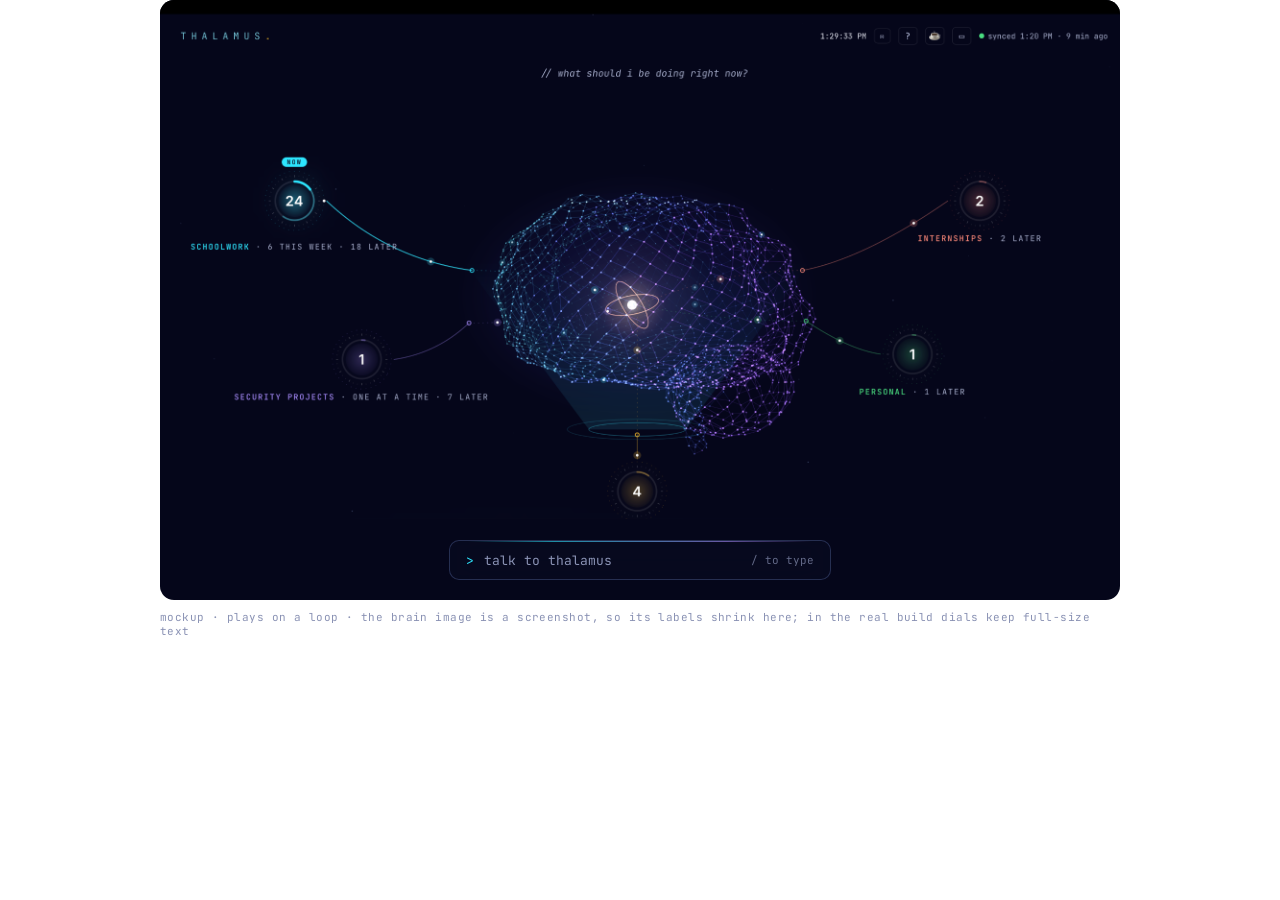
<file: mockups/chat-nov22/drawer.html>
<!doctype html><html lang="en"><head><meta charset="utf-8"><meta name="viewport" content="width=device-width,initial-scale=1"><title>Thalamus drawer</title>
<link href="https://fonts.googleapis.com/css2?family=Inter:wght@400;500;600&family=JetBrains+Mono:wght@400;500&display=swap" rel="stylesheet">
<style>
:root{--bg:#05061a;--ink:#eceef8;--s1:#a8afcc;--s2:#8a92b4;--line:#2a3358;--cyan:#2ee6ff;--violet:#a78bfa;--ok:#4ade80;--mono:'JetBrains Mono',monospace;--ease:cubic-bezier(.22,.8,.24,1)}
body{margin:0;font:14px Inter,sans-serif;color:var(--ink)}
.scr{position:relative;width:960px;height:600px;overflow:hidden;border-radius:14px;background:var(--bg);margin:0 auto}
.bar{position:absolute;left:0;right:0;top:0;height:85px;overflow:hidden;z-index:2}.bar img{position:absolute;left:0;top:0;width:960px}
/* the brain: one layer that moves and scales as a whole */
.brain{position:absolute;left:0;top:0;width:960px;height:385px;overflow:hidden;transform-origin:0 0;transform:translate(0px,105px) scale(1);transition:transform .65s var(--ease);will-change:transform}
.brain img{position:absolute;left:0;top:-85px;width:960px}

/* one element: the quiet line grows into the drawer */
.box{position:absolute;left:50%;bottom:20px;width:380px;height:38px;transform:translateX(-50%);border:1px solid rgba(42,51,88,.9);border-radius:10px;background:rgba(8,10,32,.8);backdrop-filter:blur(16px);overflow:hidden;
 transition:width .65s var(--ease),height .65s var(--ease),border-radius .65s var(--ease),box-shadow .65s;will-change:width,height;z-index:3}
.box::before{content:"";position:absolute;left:18px;right:18px;top:0;height:1px;background:linear-gradient(90deg,transparent,rgba(46,230,255,.6) 25%,rgba(167,139,250,.6) 75%,transparent)}
.open .box{width:460px;border-radius:14px;box-shadow:0 30px 60px -20px #000}
.idle{position:absolute;inset:0;display:flex;align-items:center;gap:10px;padding:0 16px;font:13px var(--mono);color:var(--s2);transition:opacity .25s .5s}
.idle b{color:var(--cyan);font-weight:400}.idle kbd{margin-left:auto;font:11px var(--mono);opacity:.7}
.open .idle{opacity:0;pointer-events:none;transition:opacity .12s}
.conv{position:absolute;left:0;right:0;bottom:0;max-height:100%;display:flex;flex-direction:column;opacity:0;transition:opacity .12s}
.open .conv{opacity:1;transition:opacity .3s .35s}
.msgs{flex:1;overflow:hidden;padding:10px 14px 6px;display:flex;flex-direction:column;gap:5px;justify-content:flex-end}.box.full .msgs{-webkit-mask-image:linear-gradient(transparent,#000 40px);mask-image:linear-gradient(transparent,#000 40px)}
.me{align-self:flex-end;max-width:80%;padding:4px 10px;border-radius:10px 10px 2px 10px;background:rgba(46,230,255,.08);border:1px solid rgba(46,230,255,.22);font-size:13px;animation:in .3s var(--ease)}
.th{align-self:flex-start;max-width:92%;font-size:13px;line-height:1.4;padding:2px 0;animation:in .3s var(--ease)}
.th .t{display:none;font:10px var(--mono);letter-spacing:.14em;text-transform:uppercase;color:var(--s2);margin-bottom:1px}
.th .ok{color:var(--ok)}.th .dim{color:var(--s2);font-size:12px}
.tk{color:var(--ink);font-weight:500}
@keyframes in{from{opacity:0;transform:translateY(6px)}}
.in{display:flex;align-items:center;gap:8px;margin:0 8px 8px;height:34px;padding:0 13px;border:1px solid rgba(42,51,88,.9);border-radius:9px;background:rgba(0,0,0,.3);font:13px var(--mono);color:var(--ink)}
.in b{color:var(--cyan);font-weight:400}.cur{display:inline-block;width:2px;height:15px;background:var(--cyan);animation:bl 1s steps(1) infinite}
@keyframes bl{50%{opacity:0}}
/* the task flying into its node */
.chip{position:absolute;z-index:4;display:flex;align-items:center;gap:7px;padding:5px 10px;border-radius:999px;border:1px solid rgba(74,222,128,.55);background:rgba(10,30,22,.92);font:12px Inter;color:var(--ink);box-shadow:0 0 18px rgba(74,222,128,.45);white-space:nowrap;pointer-events:none}
.chip i{width:7px;height:7px;border-radius:50%;background:var(--ok);box-shadow:0 0 8px var(--ok)}
.ring{position:absolute;z-index:4;width:40px;height:40px;margin:-20px 0 0 -20px;border-radius:50%;border:2px solid var(--ok);pointer-events:none;animation:ring 1s var(--ease) forwards}
@keyframes ring{from{transform:scale(.6);opacity:1}to{transform:scale(2.6);opacity:0}}
.plus{position:absolute;z-index:4;font:600 13px var(--mono);color:var(--ok);text-shadow:0 0 10px var(--ok);pointer-events:none;animation:plus 1.4s var(--ease) forwards}
@keyframes plus{from{transform:translate(-50%,-10px);opacity:0}25%{opacity:1}to{transform:translate(-50%,-44px);opacity:0}}
.note{max-width:960px;margin:10px auto 0;font:11px var(--mono);color:var(--s2);letter-spacing:.04em}
@media (prefers-reduced-motion: reduce){.brain,.box,.conv{transition:none}}
</style></head><body>
<div class="scr" id="scr">
  <div class="brain" id="brain"><img src="brain.png" alt=""></div>
  <div class="bar"><img src="brain.png" alt=""></div>
  <div class="box" id="box">
    <div class="idle"><b>&gt;</b>talk to thalamus<kbd>/ to type</kbd></div>
    <div class="conv"><div class="msgs" id="msgs"></div><div class="in"><b>&gt;</b><span id="typed"></span><span class="cur"></span></div></div>
  </div>
</div>
<div class="note">mockup · plays on a loop · the brain image is a screenshot, so its labels shrink here; in the real build dials keep full-size text</div>
<script>
const $=s=>document.querySelector(s), scr=$('#scr'), msgs=$('#msgs'), typed=$('#typed');
const sleep=ms=>new Promise(r=>setTimeout(r,ms));
const DIAL={x:759,y:220};            // Personal dial, in brain-layer pixels
function dialOnScreen(){ const m=new DOMMatrix($("#brain").style.transform||getComputedStyle($("#brain")).transform); return {x:m.a*DIAL.x+m.e, y:m.d*DIAL.y+m.f}; }
async function type(text){ for(const ch of text){ typed.textContent+=ch; await sleep(45+Math.random()*40);} await sleep(350); }
function add(cls,html){ const d=document.createElement('div'); d.className=cls; d.innerHTML=html; msgs.appendChild(d); return d; }
async function send(text){ await type(text); typed.textContent=''; add('me',text); await sleep(600); }
async function fly(fromEl,label){
  const sr=scr.getBoundingClientRect(), fr=fromEl.getBoundingClientRect(), to=dialOnScreen();
  const chip=document.createElement('div'); chip.className='chip'; chip.innerHTML='<i></i>'+label; scr.appendChild(chip);
  const x0=fr.left-sr.left, y0=fr.top-sr.top, w=chip.offsetWidth/2, h=chip.offsetHeight/2;
  const mx=(x0+to.x)/2, my=Math.min(y0,to.y)-70;   // arc up, then down into the node
  await chip.animate([
    {transform:`translate(${x0}px,${y0}px) scale(.9)`,opacity:0},
    {transform:`translate(${x0}px,${y0-8}px) scale(1)`,opacity:1,offset:.15},
    {transform:`translate(${mx-w}px,${my-h}px) scale(.9)`,offset:.6},
    {transform:`translate(${to.x-w}px,${to.y-h}px) scale(.15)`,opacity:.2}
  ],{duration:1300,easing:'cubic-bezier(.45,0,.25,1)',fill:'forwards'}).finished;
  chip.remove();
  const r=document.createElement('div'); r.className='ring'; r.style.left=to.x+'px'; r.style.top=to.y+'px'; scr.appendChild(r);
  const p=document.createElement('div'); p.className='plus'; p.textContent='+1'; p.style.left=to.x+'px'; p.style.top=to.y+'px'; scr.appendChild(p);
  setTimeout(()=>{r.remove();p.remove()},1500);
}
const MAXH=220, LINE=38, IN=44;          // drawer: input only when empty, grows to MAXH, then scrolls
function layout(){
  const open=scr.classList.contains('open'), box=$('#box');
  let h=LINE;
  if(open){ h=Math.min(MAXH, IN + (msgs.children.length? [...msgs.children].reduce((a,c)=>a+c.offsetHeight+5,12):0)); box.classList.toggle('full',h>=MAXH); }
  box.style.height=h+'px';
  const room=600-20-h-14-85, sc=Math.min(1,room/385)*(open?1:1), y=85+Math.max(0,(room-385*sc)/2)+(open?0:20);
  $('#brain').style.transform=`translate(${480-487*sc}px,${y}px) scale(${sc})`;
}
function add2(cls,html){ const d=add(cls,html); layout(); return d; }
async function send(text){ await type(text); typed.textContent=''; add2('me',text); await sleep(700); }
async function run(){
  for(;;){
    msgs.innerHTML=''; typed.textContent=''; scr.classList.remove('open'); layout();
    await sleep(1600);
    scr.classList.add('open'); layout(); await sleep(900);
    await send('remind me to email dr lee friday');
    let d=add2('th','<span class="t">thalamus</span><span class="ok">Added</span> <span class="tk">“Email Dr. Lee”</span> to Personal, due Fri at 12 PM. <span class="dim">· undo to take it back</span>');
    await sleep(250); await fly(d.querySelector('.ok'),'Email Dr. Lee'); await sleep(1300);
    await send('add get groceries');
    add2('th','<span class="t">thalamus</span>I’ll put <span class="tk">“Get groceries”</span> in Personal with no date. Sound right?');
    await sleep(1100);
    await send('yep');
    d=add2('th','<span class="t">thalamus</span><span class="ok">Added it.</span>');
    await sleep(250); await fly(d.querySelector('.ok'),'Get groceries'); await sleep(1800);
    scr.classList.remove('open'); layout();
    await sleep(2200);
  }
}
run();
</script></body></html>
</file>
